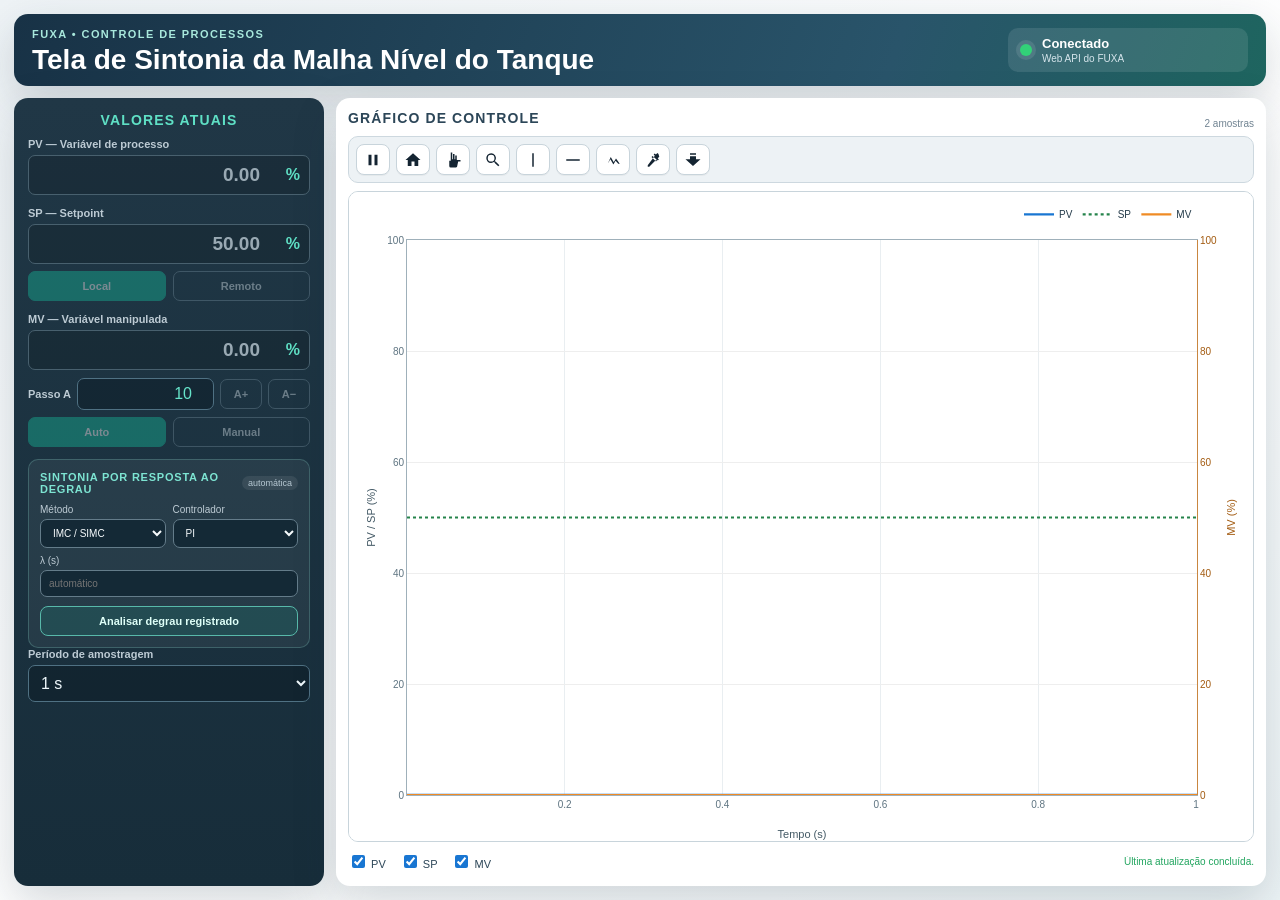
<file: grupo_4/Sintonia/resources/pid-tuning/index.html>
<!DOCTYPE html>
<html lang="pt-BR">
<head>
  <meta charset="UTF-8">
  <meta name="viewport" content="width=device-width, initial-scale=1.0">
  <meta name="color-scheme" content="light">
  <title>Sintonia PID — FUXA</title>
  <link rel="stylesheet" href="styles.css">
</head>
<body>
  <main class="screen" id="pid-screen">
    <header class="screen-header">
      <div>
        <span class="eyebrow">FUXA • CONTROLE DE PROCESSOS</span>
        <h1 id="screen-title">Tela de Sintonia da Malha de Nível</h1>
      </div>
      <div class="connection" aria-live="polite">
        <span id="connection-dot" class="connection-dot connection-dot--waiting"></span>
        <div>
          <strong id="connection-label">Inicializando</strong>
          <small id="connection-detail">Aguardando comunicação com o FUXA</small>
        </div>
      </div>
    </header>

    <section class="controller-body">
      <aside class="controller-display" aria-label="Valores e comandos da malha">
        <h2>VALORES ATUAIS</h2>

        <div class="value-group">
          <label for="pv-value">PV — Variável de processo</label>
          <div class="input-with-unit">
            <input id="pv-value" class="value-input" type="number" value="0.0" step="0.01" disabled>
            <span id="pv-unit">%</span>
          </div>
        </div>

        <div class="value-group">
          <label for="sp-value">SP — Setpoint</label>
          <div class="input-with-unit">
            <input id="sp-value" class="value-input" type="number" value="50.0" step="0.1" min="0" max="100">
            <span id="sp-unit">%</span>
          </div>
          <div class="segmented" id="access-selector" role="group" aria-label="Seleção local ou remota">
            <button id="btn-local" type="button">Local</button>
            <button id="btn-remote" type="button">Remoto</button>
          </div>
        </div>

        <div class="value-group">
          <label for="mv-value">MV — Variável manipulada</label>
          <div class="input-with-unit">
            <input id="mv-value" class="value-input" type="number" value="0.0" step="0.1" min="0" max="100" disabled>
            <span id="mv-unit">%</span>
          </div>
          <div class="step-row">
            <label for="step-value">Passo A</label>
            <input id="step-value" type="number" value="10" min="0.01" max="100" step="0.1">
            <button id="btn-step-plus" class="small-button" type="button">A+</button>
            <button id="btn-step-minus" class="small-button" type="button">A−</button>
          </div>
          <div class="segmented" id="mode-selector" role="group" aria-label="Seleção automática ou manual">
            <button id="btn-auto" type="button">Auto</button>
            <button id="btn-manual" type="button">Manual</button>
          </div>
        </div>

        <section id="pid-parameters" class="pid-parameters">
          <div class="section-title-row">
            <h3>PARÂMETROS PID</h3>
            <span class="optional-badge">opcionais</span>
          </div>
          <div class="pid-grid">
            <label>Kp<input id="kp-value" type="number" step="0.01"></label>
            <label>Ti (s)<input id="ti-value" type="number" step="0.01" min="0"></label>
            <label>Td (s)<input id="td-value" type="number" step="0.01" min="0"></label>
          </div>
          <button id="btn-apply-pid" class="primary-button" type="button">Aplicar parâmetros</button>
        </section>


        <section id="autotune-panel" class="autotune-panel">
          <div class="section-title-row">
            <h3>SINTONIA POR RESPOSTA AO DEGRAU</h3>
            <span class="optional-badge">automática</span>
          </div>

          <div class="autotune-controls">
            <label>
              Método
              <select id="tuning-method">
                <option value="imc" selected>IMC / SIMC</option>
                <option value="zn">Ziegler–Nichols</option>
                <option value="cc">Cohen–Coon</option>
              </select>
            </label>
            <label>
              Controlador
              <select id="tuning-controller">
                <option value="PI" selected>PI</option>
                <option value="PID">PID</option>
              </select>
            </label>
            <label id="lambda-field">
              λ (s)
              <input id="tuning-lambda" type="number" min="0.01" step="0.1" placeholder="automático">
            </label>
          </div>

          <button id="btn-analyze-step" class="secondary-button" type="button">
            Analisar degrau registrado
          </button>

          <div id="identified-model" class="identified-model" hidden>
            <div class="model-grid">
              <span>ΔMV<strong id="model-du">—</strong></span>
              <span>ΔPV<strong id="model-dy">—</strong></span>
              <span>K<strong id="model-k">—</strong></span>
              <span>L<strong id="model-l">—</strong></span>
              <span>T<strong id="model-t">—</strong></span>
              <span>R²<strong id="model-r2">—</strong></span>
            </div>

            <div class="tuning-result">
              <span>Kp<strong id="tuned-kp">—</strong></span>
              <span>Ti<strong id="tuned-ti">—</strong></span>
              <span>Td<strong id="tuned-td">—</strong></span>
            </div>

            <small id="tuning-confidence" class="tuning-note"></small>
            <small id="tuning-warning" class="tuning-warning"></small>

            <div class="tuning-actions">
              <button id="btn-copy-tuning" class="secondary-button" type="button">
                Copiar para os campos
              </button>
              <button id="btn-apply-tuning" class="primary-button" type="button">
                Aplicar Kp/Ti/Td
              </button>
            </div>
          </div>
        </section>

        <div class="sample-row">
          <label for="division-time">Período de amostragem</label>
          <select id="division-time">
            <option value="500">0,5 s</option>
            <option value="1000" selected>1 s</option>
            <option value="2000">2 s</option>
            <option value="3000">3 s</option>
            <option value="5000">5 s</option>
          </select>
        </div>
      </aside>

      <section class="controller-graph" aria-label="Gráfico de controle">
        <div class="graph-title-row">
          <h2>GRÁFICO DE CONTROLE</h2>
          <span id="sample-counter">0 amostras</span>
        </div>

        <div class="toolbar" id="toolbar">
          <button id="tb-run" type="button" title="Pausar aquisição" aria-label="Pausar aquisição">
            <svg viewBox="0 0 24 24"><path d="M6 5h4v14H6zM14 5h4v14h-4z"/></svg>
          </button>
          <button id="tb-home" type="button" title="Reenquadrar gráfico" aria-label="Reenquadrar gráfico">
            <svg viewBox="0 0 24 24"><path d="M10 20v-6h4v6h5v-8h3L12 3 2 12h3v8z"/></svg>
          </button>
          <button id="tb-pan" type="button" title="Mover gráfico" aria-label="Mover gráfico">
            <svg viewBox="0 0 24 24"><path d="M9 11V2h2v9h1V4h2v7h1V6h2v5.5l.5.5H22v2h-3.09l-1.41 6.59A2 2 0 0 1 15.55 22H9a2 2 0 0 1-2-2v-7h2z"/></svg>
          </button>
          <button id="tb-zoom" type="button" title="Zoom" aria-label="Zoom">
            <svg viewBox="0 0 24 24"><path d="M15.5 14h-.79l-.28-.27A6.47 6.47 0 1 0 9.5 16c1.61 0 3.09-.59 4.23-1.57l.27.28v.79l5 4.99L20.49 19l-4.99-5zM9.5 14A4.5 4.5 0 1 1 14 9.5 4.5 4.5 0 0 1 9.5 14z"/></svg>
          </button>
          <button id="tb-cv" type="button" title="Cursores verticais — Δt" aria-label="Cursores verticais">
            <svg viewBox="0 0 24 24"><path d="M11 3h2v18h-2z"/></svg>
          </button>
          <button id="tb-ch" type="button" title="Cursores horizontais — ΔPV e ΔMV" aria-label="Cursores horizontais">
            <svg viewBox="0 0 24 24"><path d="M3 11h18v2H3z"/></svg>
          </button>
          <button id="tb-kp" type="button" title="Tangente para análise de ganho" aria-label="Tangente para análise de ganho">
            <svg viewBox="0 0 24 24"><path d="M3 17h2l3.5-6 4 7 3-5 3.5 4H21l-5-7-3 5-4-7L5 17z"/></svg>
          </button>
          <button id="tb-clear-cursors" type="button" title="Limpar cursores" aria-label="Limpar cursores">
            <svg viewBox="0 0 24 24"><path d="M16 14l-6-6 1.41-1.41L17.41 12 16 14zm3.3-9.9-1.4-1.4-2.1 2.1-1.5-1.5-1.4 1.4 1.5 1.5L5 19v2h2l9.9-9.9 1.5 1.5 1.4-1.4-1.5-1.5 2.1-2.1z"/></svg>
          </button>
          <button id="tb-clear" type="button" title="Limpar histórico" aria-label="Limpar histórico">
            <svg viewBox="0 0 24 24"><path d="M16 11V7H8v4H2l10 9 10-9h-6zM16 5V3H8v2h8z"/></svg>
          </button>

          <div class="pillbox" aria-live="polite">
            <span class="pill" id="pill-dt"></span>
            <span class="pill" id="pill-dpv"></span>
            <span class="pill" id="pill-dmv"></span>
          </div>
        </div>

        <div id="plot-box"></div>

        <footer class="graph-footer">
          <div class="trace-switches">
            <label><input type="checkbox" id="chk-pv" checked> PV</label>
            <label><input type="checkbox" id="chk-sp" checked> SP</label>
            <label><input type="checkbox" id="chk-mv" checked> MV</label>
          </div>
          <div id="message-bar" class="message-bar" aria-live="polite"></div>
        </footer>
      </section>
    </section>
  </main>

  <script src="plotly-2.30.0.min.js"></script>
  <script src="fuxa-adapter.js"></script>
  <script src="pid-autotune.js"></script>
  <script src="pid-tuning.js"></script>
</body>
</html>
</file>
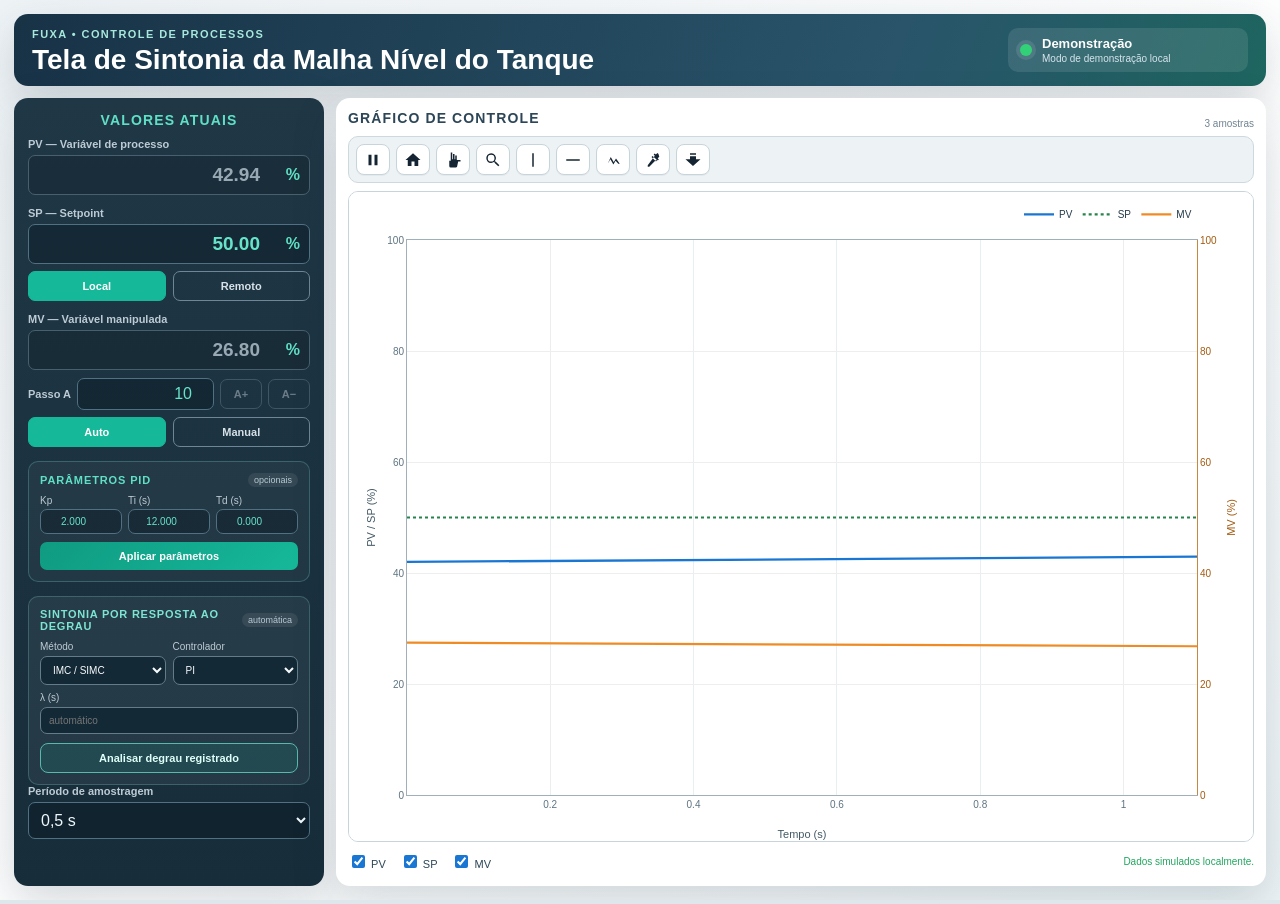
<file: grupo_4/Sintonia/examples/demo.html>
<!DOCTYPE html><html lang="pt-BR"><head><meta charset="UTF-8"><meta name="viewport" content="width=device-width,initial-scale=1"><title>Demo Sintonia PID</title><style>html,body{height:100%;margin:0;background:#dde7ec}iframe{width:100%;height:100%;border:0}</style></head><body><iframe src="../resources/pid-tuning/index.html?demo=1&amp;title=N%C3%ADvel%20do%20Tanque&amp;units=%25&amp;period=500&amp;kp=demo_kp&amp;ti=demo_ti&amp;td=demo_td"></iframe></body></html>
</file>
<file: grupo_4/Sintonia/resources/pid-tuning/styles.css>
:root {
  --navy-950: #142432;
  --navy-900: #203746;
  --navy-800: #2c4658;
  --teal-500: #16b89a;
  --teal-600: #0f9b82;
  --blue-600: #1976d2;
  --orange-500: #ef8b25;
  --surface: #ffffff;
  --surface-soft: #f4f7f9;
  --line: #cdd8df;
  --muted: #708391;
  --danger: #d24545;
  --success: #22a55f;
  --warning: #e4a624;
  --shadow: 0 16px 45px rgba(24, 47, 63, .18);
}

* { box-sizing: border-box; }
html, body { width: 100%; height: 100%; margin: 0; overflow: hidden; }
body {
  font-family: Inter, "Segoe UI", Arial, sans-serif;
  color: var(--navy-950);
  background: linear-gradient(145deg, #eef3f6 0%, #ffffff 55%, #edf4f6 100%);
}
button, input, select { font: inherit; }
button { -webkit-tap-highlight-color: transparent; }

.screen {
  width: 100%;
  height: 100%;
  min-height: 520px;
  padding: 14px;
  display: flex;
  flex-direction: column;
  gap: 12px;
}

.screen-header {
  min-height: 66px;
  display: flex;
  align-items: center;
  justify-content: space-between;
  gap: 18px;
  padding: 10px 18px;
  color: white;
  background: linear-gradient(110deg, #183246, #29546a 70%, #1e655f);
  border-radius: 14px;
  box-shadow: var(--shadow);
}
.screen-header h1 { margin: 2px 0 0; font-size: clamp(18px, 2.2vw, 28px); line-height: 1.15; }
.eyebrow { color: #a8e8dc; font-size: 11px; font-weight: 800; letter-spacing: .13em; }
.connection { min-width: 240px; display: flex; align-items: center; gap: 10px; padding: 8px 12px; border-radius: 10px; background: rgba(255,255,255,.1); }
.connection strong, .connection small { display: block; }
.connection strong { font-size: 13px; }
.connection small { max-width: 300px; margin-top: 2px; color: #d6e5ec; font-size: 10px; white-space: nowrap; overflow: hidden; text-overflow: ellipsis; }
.connection-dot { width: 12px; height: 12px; flex: 0 0 12px; border-radius: 50%; box-shadow: 0 0 0 4px rgba(255,255,255,.1); }
.connection-dot--waiting { background: var(--warning); }
.connection-dot--ok { background: #32d178; }
.connection-dot--error { background: #ff6565; }

.controller-body {
  min-height: 0;
  flex: 1;
  display: grid;
  grid-template-columns: minmax(250px, 310px) minmax(0, 1fr);
  gap: 12px;
}

.controller-display, .controller-graph {
  min-height: 0;
  border-radius: 14px;
  box-shadow: var(--shadow);
}
.controller-display {
  padding: 14px;
  overflow-y: auto;
  color: #eef7fb;
  background: linear-gradient(180deg, var(--navy-900), #172d3a);
}
.controller-display > h2, .controller-graph h2 { margin: 0 0 10px; font-size: 14px; letter-spacing: .08em; }
.controller-display > h2 { text-align: center; color: #5fe0c5; }

.value-group { margin-bottom: 12px; }
.value-group > label, .sample-row > label { display: block; margin-bottom: 5px; color: #bdcbd4; font-size: 11px; font-weight: 700; }
.input-with-unit { position: relative; }
.input-with-unit span { position: absolute; right: 10px; top: 50%; transform: translateY(-50%); color: #5fe0c5; font-weight: 800; pointer-events: none; }
.value-input, .pid-grid input, .step-row input, .sample-row select {
  width: 100%;
  border: 1px solid #4f7183;
  border-radius: 7px;
  outline: 0;
  color: #66e4ca;
  background: rgba(3, 16, 24, .34);
  transition: border-color .15s, box-shadow .15s;
}
.value-input { padding: 8px 34px 8px 10px; text-align: right; font-size: 19px; font-weight: 800; }
.value-input:focus, .pid-grid input:focus, .step-row input:focus, .sample-row select:focus { border-color: #60e3c8; box-shadow: 0 0 0 3px rgba(22,184,154,.18); }
.value-input:disabled { color: #99a9b3; border-color: #48606e; background: rgba(0,0,0,.16); }

.segmented { display: grid; grid-template-columns: 1fr 1fr; gap: 7px; margin-top: 7px; }
.segmented button, .small-button {
  min-height: 30px;
  border: 1px solid #6e8796;
  border-radius: 7px;
  color: #d7e2e8;
  background: transparent;
  cursor: pointer;
  font-size: 11px;
  font-weight: 800;
}
.segmented button:hover, .small-button:hover { filter: brightness(1.13); }
.segmented button.active { color: white; border-color: var(--teal-500); background: var(--teal-500); }
.segmented button:disabled, .small-button:disabled { opacity: .42; cursor: not-allowed; }

.step-row { display: grid; grid-template-columns: auto minmax(55px, 1fr) auto auto; align-items: center; gap: 6px; margin-top: 8px; }
.step-row label { color: #bdcbd4; font-size: 11px; font-weight: 700; }
.step-row input { min-width: 0; padding: 6px; text-align: right; }
.small-button { min-width: 42px; padding: 5px 7px; }

.pid-parameters { margin: 14px 0; padding: 11px; border: 1px solid rgba(100, 177, 180, .35); border-radius: 10px; background: rgba(255,255,255,.035); }
.section-title-row { display: flex; align-items: center; justify-content: space-between; gap: 8px; }
.section-title-row h3 { margin: 0; color: #5fe0c5; font-size: 11px; letter-spacing: .08em; }
.optional-badge { padding: 2px 6px; border-radius: 999px; color: #b7c9d3; background: rgba(255,255,255,.08); font-size: 9px; }
.pid-grid { display: grid; grid-template-columns: repeat(3, 1fr); gap: 6px; margin-top: 8px; }
.pid-grid label { color: #bdcbd4; font-size: 10px; }
.pid-grid input { margin-top: 3px; padding: 6px; text-align: center; }
.primary-button { width: 100%; margin-top: 8px; padding: 8px; border: 0; border-radius: 7px; color: white; background: linear-gradient(135deg, var(--teal-600), var(--teal-500)); cursor: pointer; font-size: 11px; font-weight: 800; }
.primary-button:disabled { opacity: .45; cursor: not-allowed; }
.sample-row select { padding: 8px; color: #eef7fb; }

.controller-graph {
  display: flex;
  flex-direction: column;
  padding: 12px;
  overflow: hidden;
  background: var(--surface);
}
.graph-title-row { display: flex; align-items: center; justify-content: space-between; gap: 12px; }
.graph-title-row h2 { color: var(--navy-800); }
#sample-counter { color: var(--muted); font-size: 10px; }
.toolbar { display: flex; align-items: center; gap: 6px; padding: 7px; border: 1px solid var(--line); border-radius: 10px; background: #edf2f5; }
.toolbar button { width: 34px; height: 31px; display: inline-flex; align-items: center; justify-content: center; padding: 0; border: 1px solid #c8d4db; border-radius: 8px; color: var(--navy-950); background: white; box-shadow: 0 1px 0 rgba(0,0,0,.04); cursor: pointer; }
.toolbar button:hover { background: #f8fbfc; }
.toolbar button.active { outline: 2px solid var(--blue-600); outline-offset: 1px; }
.toolbar button:disabled { opacity: .38; cursor: not-allowed; }
.toolbar svg { width: 18px; height: 18px; fill: currentColor; }
.pillbox { margin-left: auto; display: flex; flex-wrap: wrap; justify-content: flex-end; gap: 5px; }
.pill { display: none; padding: 4px 9px; border-radius: 999px; color: white; background: #324c5d; font-size: 10px; }
#plot-box { min-height: 280px; flex: 1; margin-top: 8px; border: 1px solid #c8d4db; border-radius: 10px; overflow: hidden; background: white; }
.graph-footer { min-height: 32px; display: flex; align-items: center; justify-content: space-between; gap: 12px; padding-top: 7px; }
.trace-switches { display: flex; gap: 14px; color: var(--navy-800); font-size: 11px; }
.trace-switches input { accent-color: var(--blue-600); }
.message-bar { min-width: 0; color: var(--muted); font-size: 10px; text-align: right; white-space: nowrap; overflow: hidden; text-overflow: ellipsis; }
.message-bar.error { color: var(--danger); }
.message-bar.success { color: var(--success); }

@media (max-width: 900px) {
  html, body { overflow: auto; }
  .screen { min-height: 900px; }
  .screen-header { align-items: flex-start; }
  .connection { min-width: 190px; }
  .controller-body { grid-template-columns: 1fr; }
  .controller-display { overflow: visible; }
  #plot-box { min-height: 420px; }
}

@media (max-width: 600px) {
  .screen { padding: 7px; }
  .screen-header { flex-direction: column; }
  .connection { width: 100%; }
  .toolbar { flex-wrap: wrap; }
  .pillbox { width: 100%; margin-left: 0; justify-content: flex-start; }
}


.autotune-panel {
  margin-top: 12px;
  padding: 11px;
  border: 1px solid rgba(126, 202, 190, .28);
  border-radius: 10px;
  background: rgba(255, 255, 255, .055);
}
.autotune-panel h3 {
  margin: 0;
  color: #7de4d2;
  font-size: 11px;
  letter-spacing: .07em;
}
.autotune-controls {
  display: grid;
  grid-template-columns: 1fr 1fr;
  gap: 7px;
  margin: 9px 0;
}
.autotune-controls label {
  display: grid;
  gap: 4px;
  color: #bdcbd4;
  font-size: 10px;
}
.autotune-controls label:last-child {
  grid-column: 1 / -1;
}
.autotune-controls select,
.autotune-controls input {
  width: 100%;
  min-width: 0;
  padding: 7px 8px;
  border: 1px solid #647c8a;
  border-radius: 7px;
  color: #f7fbfd;
  background: #142936;
}
.secondary-button {
  width: 100%;
  padding: 8px 10px;
  border: 1px solid #58b9aa;
  border-radius: 8px;
  color: #dffff8;
  background: rgba(22, 184, 154, .12);
  cursor: pointer;
  font-weight: 700;
  font-size: 11px;
}
.secondary-button:hover:not(:disabled) {
  background: rgba(22, 184, 154, .24);
}
.secondary-button:disabled,
.primary-button:disabled {
  opacity: .45;
  cursor: not-allowed;
}
.identified-model {
  margin-top: 10px;
}
.model-grid,
.tuning-result {
  display: grid;
  gap: 5px;
}
.model-grid {
  grid-template-columns: repeat(3, 1fr);
}
.tuning-result {
  grid-template-columns: repeat(3, 1fr);
  margin-top: 7px;
}
.model-grid span,
.tuning-result span {
  display: grid;
  gap: 2px;
  padding: 6px 4px;
  border-radius: 7px;
  text-align: center;
  color: #9fb2be;
  background: rgba(0, 0, 0, .18);
  font-size: 9px;
}
.model-grid strong,
.tuning-result strong {
  color: #ffffff;
  font-size: 11px;
}
.tuning-result strong {
  color: #72e2c8;
  font-size: 13px;
}
.tuning-note,
.tuning-warning {
  display: block;
  margin-top: 7px;
  line-height: 1.35;
  font-size: 9px;
}
.tuning-note {
  color: #b8cad4;
}
.tuning-warning {
  color: #ffd080;
}
.tuning-actions {
  display: grid;
  grid-template-columns: 1fr 1fr;
  gap: 7px;
  margin-top: 9px;
}

@media (max-width: 900px) {
  .autotune-controls {
    grid-template-columns: 1fr;
  }
  .autotune-controls label:last-child {
    grid-column: auto;
  }
  .tuning-actions {
    grid-template-columns: 1fr;
  }
}
</file>
